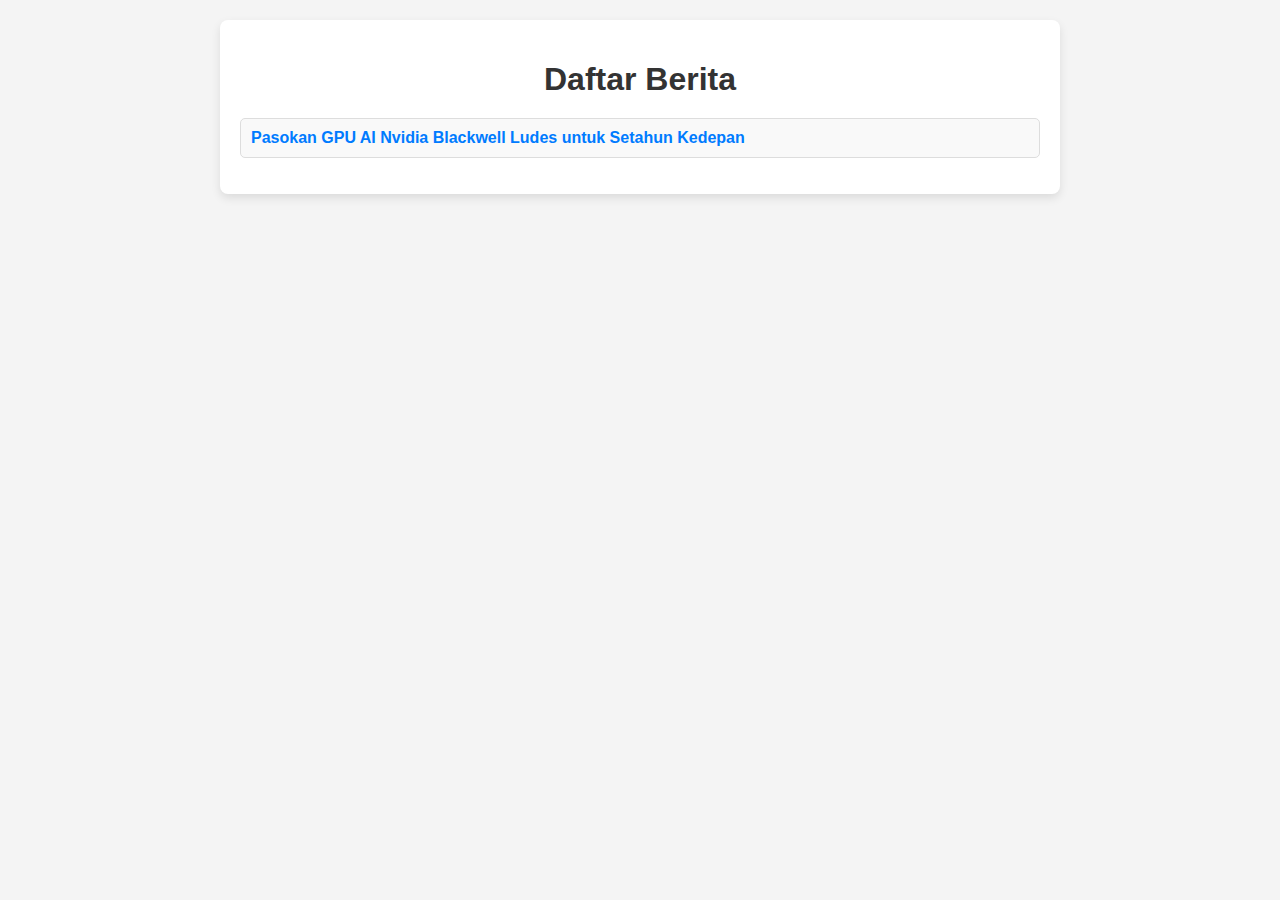
<file: index.html>
<!DOCTYPE html>
<html lang="en">
<head>
    <meta charset="UTF-8">
    <meta name="viewport" content="width=device-width, initial-scale=1.0">
    <title>Daftar Berita</title>
    <link rel="stylesheet" href="styles.css">
</head>
<body>
    <div class="news-list-container">
        <h1>Daftar Berita</h1>
        <ul class="news-list">
            <li class="news-item"><a href="news-detail.html">Pasokan GPU AI Nvidia Blackwell Ludes untuk Setahun Kedepan</a></li>
        </ul>
    </div>
</body>
</html>
</file>
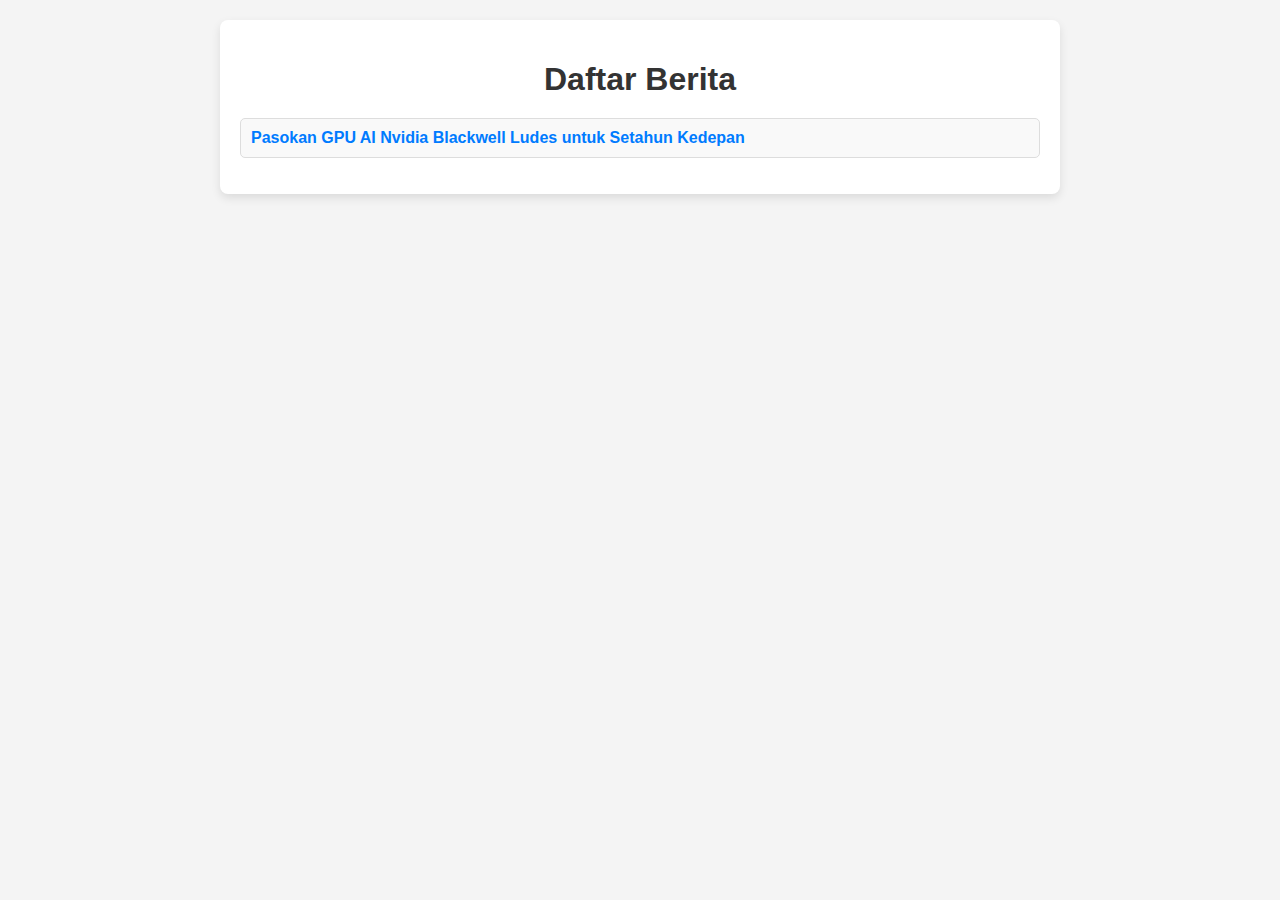
<file: daftar-berita.html>
<!DOCTYPE html>
<html lang="en">
<head>
    <meta charset="UTF-8">
    <meta name="viewport" content="width=device-width, initial-scale=1.0">
    <title>Daftar Berita</title>
    <link rel="stylesheet" href="daftar-berita.css">
</head>
<body>
    <div class="news-list-container">
        <h1>Daftar Berita</h1>
        <ul class="news-list">
            <li class="news-item"><a href="news-detail.html">Pasokan GPU AI Nvidia Blackwell Ludes untuk Setahun Kedepan</a></li>
        </ul>
    </div>
</body>
</html>
</file>
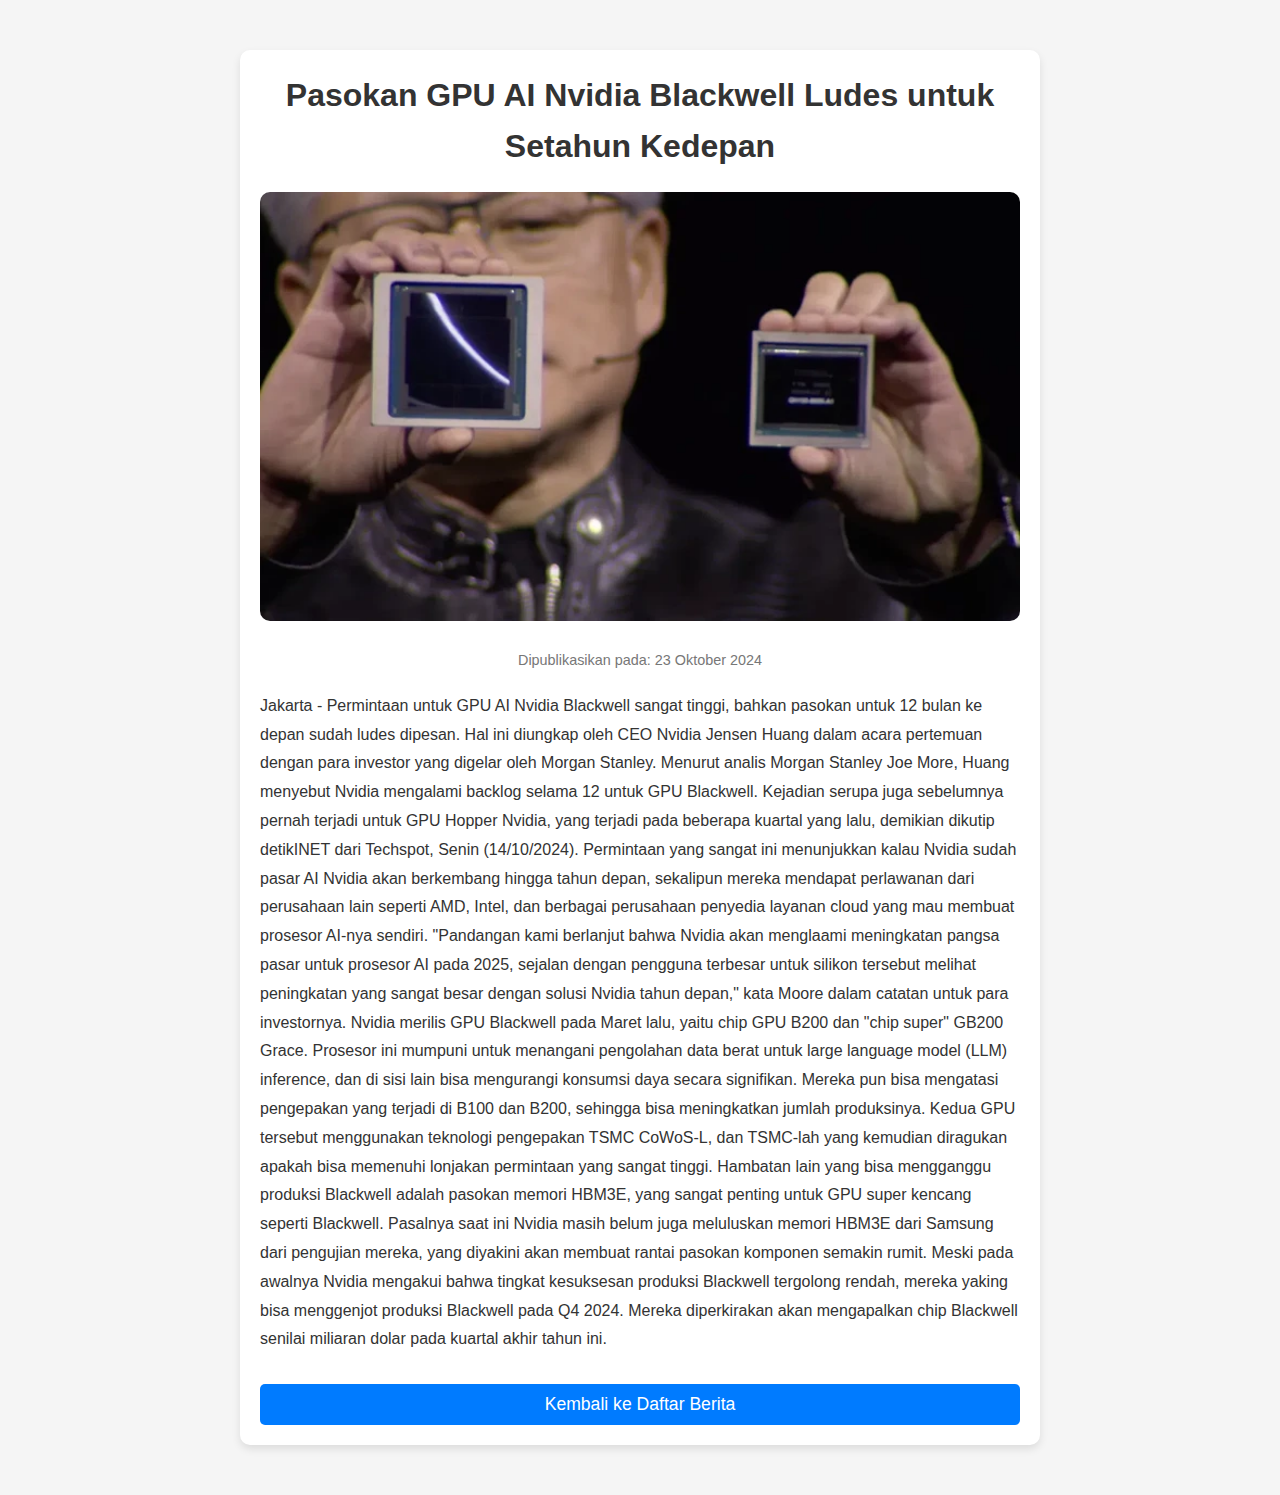
<file: news-detail.html>
<!DOCTYPE html>
<html lang="en">
<head>
    <meta charset="UTF-8">
    <meta name="viewport" content="width=device-width, initial-scale=1.0">
    <title>Detail Berita</title>
    <link rel="stylesheet" href="news.css">
</head>
<body>

    <div class="news-container">
        <h1>Pasokan GPU AI Nvidia Blackwell Ludes untuk Setahun Kedepan</h1>

        <img src="./images/news/front-page.jpg" alt="Gambar Berita" class="news-image">

        <p class="news-date">Dipublikasikan pada: 23 Oktober 2024</p>

        <div class="news-content">
            <p>
                Jakarta - Permintaan untuk GPU AI Nvidia Blackwell sangat tinggi, bahkan pasokan untuk 12 bulan ke depan sudah ludes dipesan.
                Hal ini diungkap oleh CEO Nvidia Jensen Huang dalam acara pertemuan dengan para investor yang digelar oleh Morgan Stanley. Menurut analis Morgan Stanley Joe More, Huang menyebut Nvidia mengalami backlog selama 12 untuk GPU Blackwell.
                
                Kejadian serupa juga sebelumnya pernah terjadi untuk GPU Hopper Nvidia, yang terjadi pada beberapa kuartal yang lalu, demikian dikutip detikINET dari Techspot, Senin (14/10/2024).
                
                
                Permintaan yang sangat ini menunjukkan kalau Nvidia sudah pasar AI Nvidia akan berkembang hingga tahun depan, sekalipun mereka mendapat perlawanan dari perusahaan lain seperti AMD, Intel, dan berbagai perusahaan penyedia layanan cloud yang mau membuat prosesor AI-nya sendiri.
                
                "Pandangan kami berlanjut bahwa Nvidia akan menglaami meningkatan pangsa pasar untuk prosesor AI pada 2025, sejalan dengan pengguna terbesar untuk silikon tersebut melihat peningkatan yang sangat besar dengan solusi Nvidia tahun depan," kata Moore dalam catatan untuk para investornya.
                
                Nvidia merilis GPU Blackwell pada Maret lalu, yaitu chip GPU B200 dan "chip super" GB200 Grace. Prosesor ini mumpuni untuk menangani pengolahan data berat untuk large language model (LLM) inference, dan di sisi lain bisa mengurangi konsumsi daya secara signifikan.
                
                Mereka pun bisa mengatasi pengepakan yang terjadi di B100 dan B200, sehingga bisa meningkatkan jumlah produksinya. Kedua GPU tersebut menggunakan teknologi pengepakan TSMC CoWoS-L, dan TSMC-lah yang kemudian diragukan apakah bisa memenuhi lonjakan permintaan yang sangat tinggi.
                
                Hambatan lain yang bisa mengganggu produksi Blackwell adalah pasokan memori HBM3E, yang sangat penting untuk GPU super kencang seperti Blackwell. Pasalnya saat ini Nvidia masih belum juga meluluskan memori HBM3E dari Samsung dari pengujian mereka, yang diyakini akan membuat rantai pasokan komponen semakin rumit.
                
                Meski pada awalnya Nvidia mengakui bahwa tingkat kesuksesan produksi Blackwell tergolong rendah, mereka yaking bisa menggenjot produksi Blackwell pada Q4 2024. Mereka diperkirakan akan mengapalkan chip Blackwell senilai miliaran dolar pada kuartal akhir tahun ini.
            </p>
        </div>

        <button class="back-button" onclick="goBack()">Kembali ke Daftar Berita</button>
    </div>

    <script src="news.js"></script>

</body>
</html>
</file>
<file: styles.css>
body {
    font-family: Arial, sans-serif;
    background-color: #f4f4f4;
    margin: 0;
    padding: 20px;
}

.news-list-container {
    max-width: 800px;
    margin: auto;
    background-color: white;
    border-radius: 8px;
    box-shadow: 0 4px 10px rgba(0, 0, 0, 0.1);
    padding: 20px;
}

h1 {
    text-align: center;
    color: #333;
    margin-bottom: 20px;
}

.news-list {
    list-style-type: none;
    padding: 0;
}

.news-item {
    margin-bottom: 15px;
    padding: 10px;
    background-color: #f9f9f9;
    border: 1px solid #ddd;
    border-radius: 5px;
    transition: background-color 0.3s;
}

.news-item:hover {
    background-color: #e0f7fa;
}

.news-item a {
    text-decoration: none;
    color: #007bff;
    font-weight: bold;
}

.news-item a:hover {
    text-decoration: underline;
    color: #0056b3;
}
</file>
<file: daftar-berita.css>
body {
    font-family: Arial, sans-serif;
    background-color: #f4f4f4;
    margin: 0;
    padding: 20px;
}

.news-list-container {
    max-width: 800px;
    margin: auto;
    background-color: white;
    border-radius: 8px;
    box-shadow: 0 4px 10px rgba(0, 0, 0, 0.1);
    padding: 20px;
}

h1 {
    text-align: center;
    color: #333;
    margin-bottom: 20px;
}

.news-list {
    list-style-type: none;
    padding: 0;
}

.news-item {
    margin-bottom: 15px;
    padding: 10px;
    background-color: #f9f9f9;
    border: 1px solid #ddd;
    border-radius: 5px;
    transition: background-color 0.3s;
}

.news-item:hover {
    background-color: #e0f7fa;
}

.news-item a {
    text-decoration: none;
    color: #007bff;
    font-weight: bold;
}

.news-item a:hover {
    text-decoration: underline;
    color: #0056b3;
}
</file>
<file: news.css>
* {
    margin: 0;
    padding: 0;
    box-sizing: border-box;
}

body {
    font-family: 'Arial', sans-serif;
    background-color: #f5f5f5;
    color: #333;
    line-height: 1.6;
}

.news-container {
    width: 80%;
    max-width: 800px;
    margin: 50px auto;
    background-color: white;
    padding: 20px;
    border-radius: 10px;
    box-shadow: 0 4px 8px rgba(0, 0, 0, 0.1);
}

h1 {
    font-size: 2em;
    color: #333;
    margin-bottom: 20px;
    text-align: center;
}

.news-image {
    width: 100%;
    height: auto;
    border-radius: 10px;
    margin-bottom: 20px;
}

.news-date {
    font-size: 0.9em;
    color: #777;
    margin-bottom: 20px;
    text-align: center;
}

.news-content {
    font-size: 1em;
    line-height: 1.8;
    margin-bottom: 30px;
}

.news-content p {
    margin-bottom: 15px;
}

.back-button {
    display: block;
    width: 100%;
    padding: 10px;
    background-color: #007bff;
    color: white;
    border: none;
    border-radius: 5px;
    font-size: 1.1em;
    text-align: center;
    cursor: pointer;
}

.back-button:hover {
    background-color: #0056b3;
}
</file>
